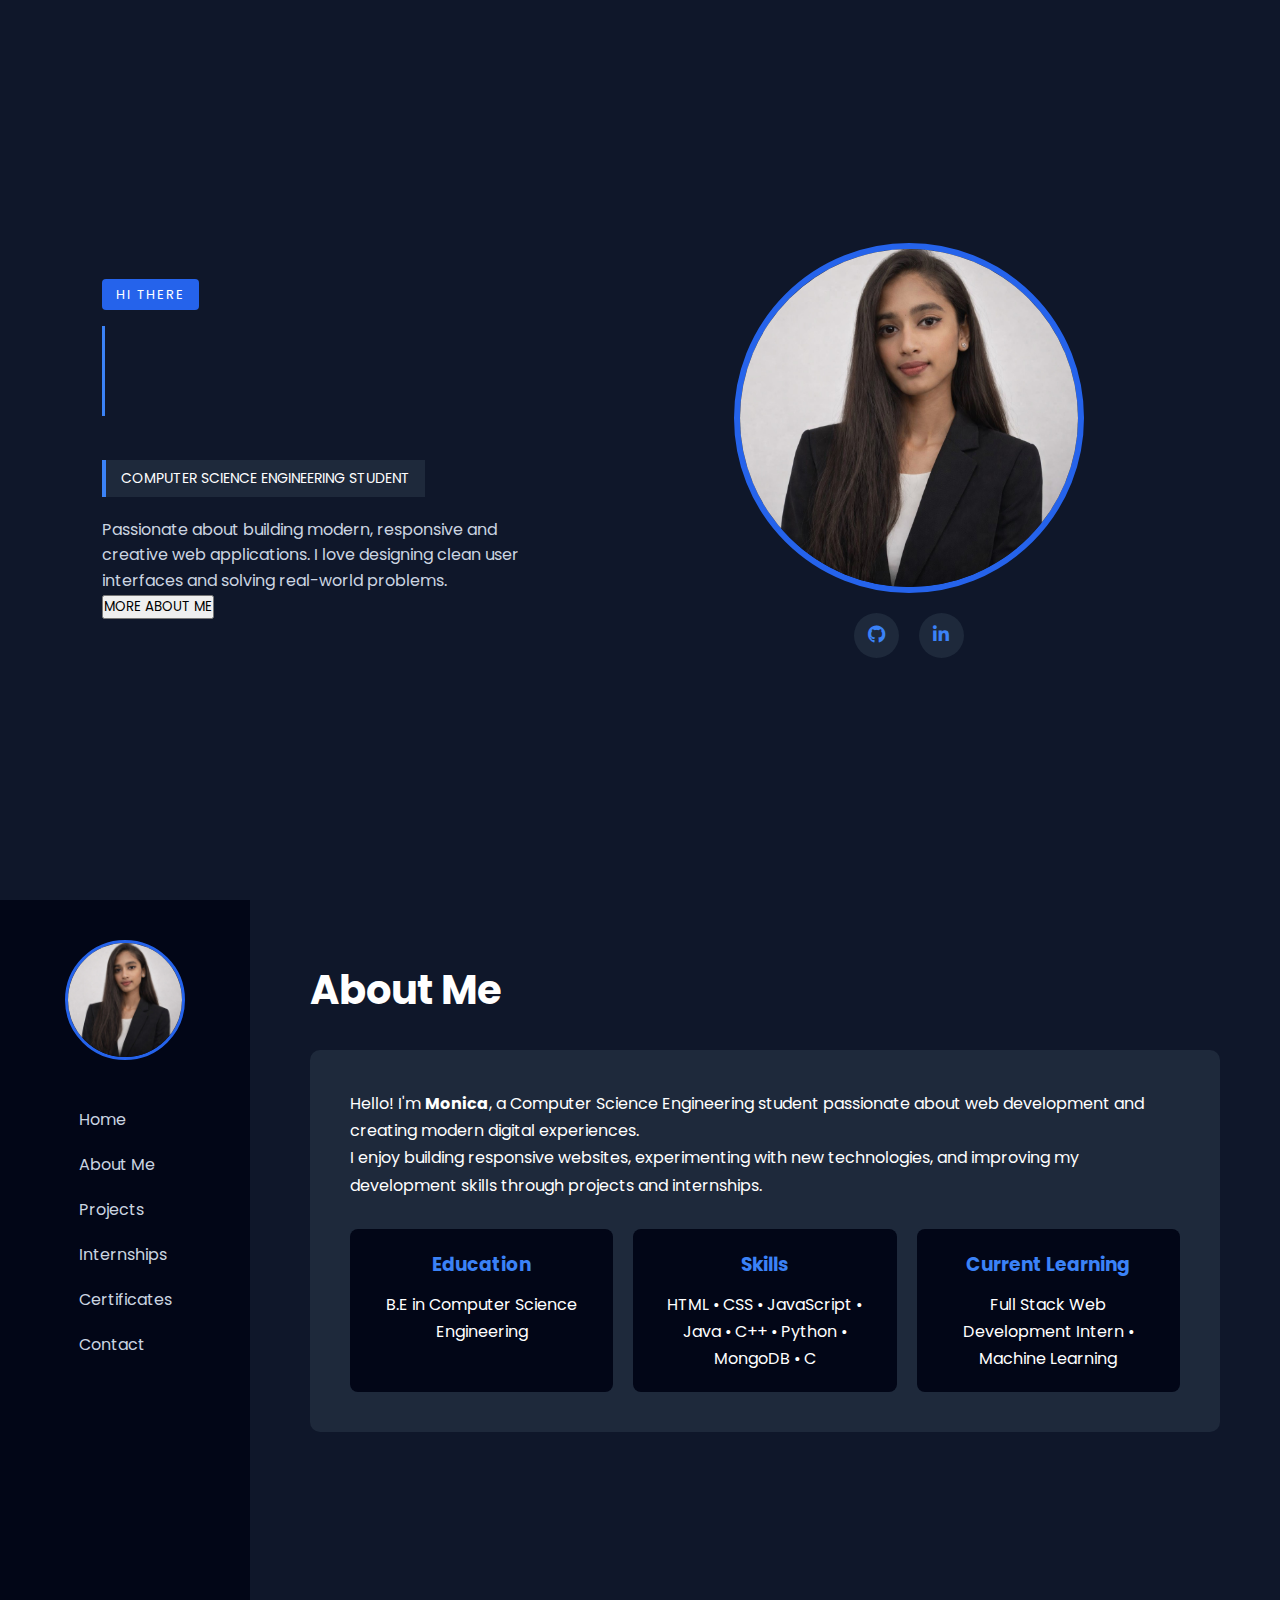
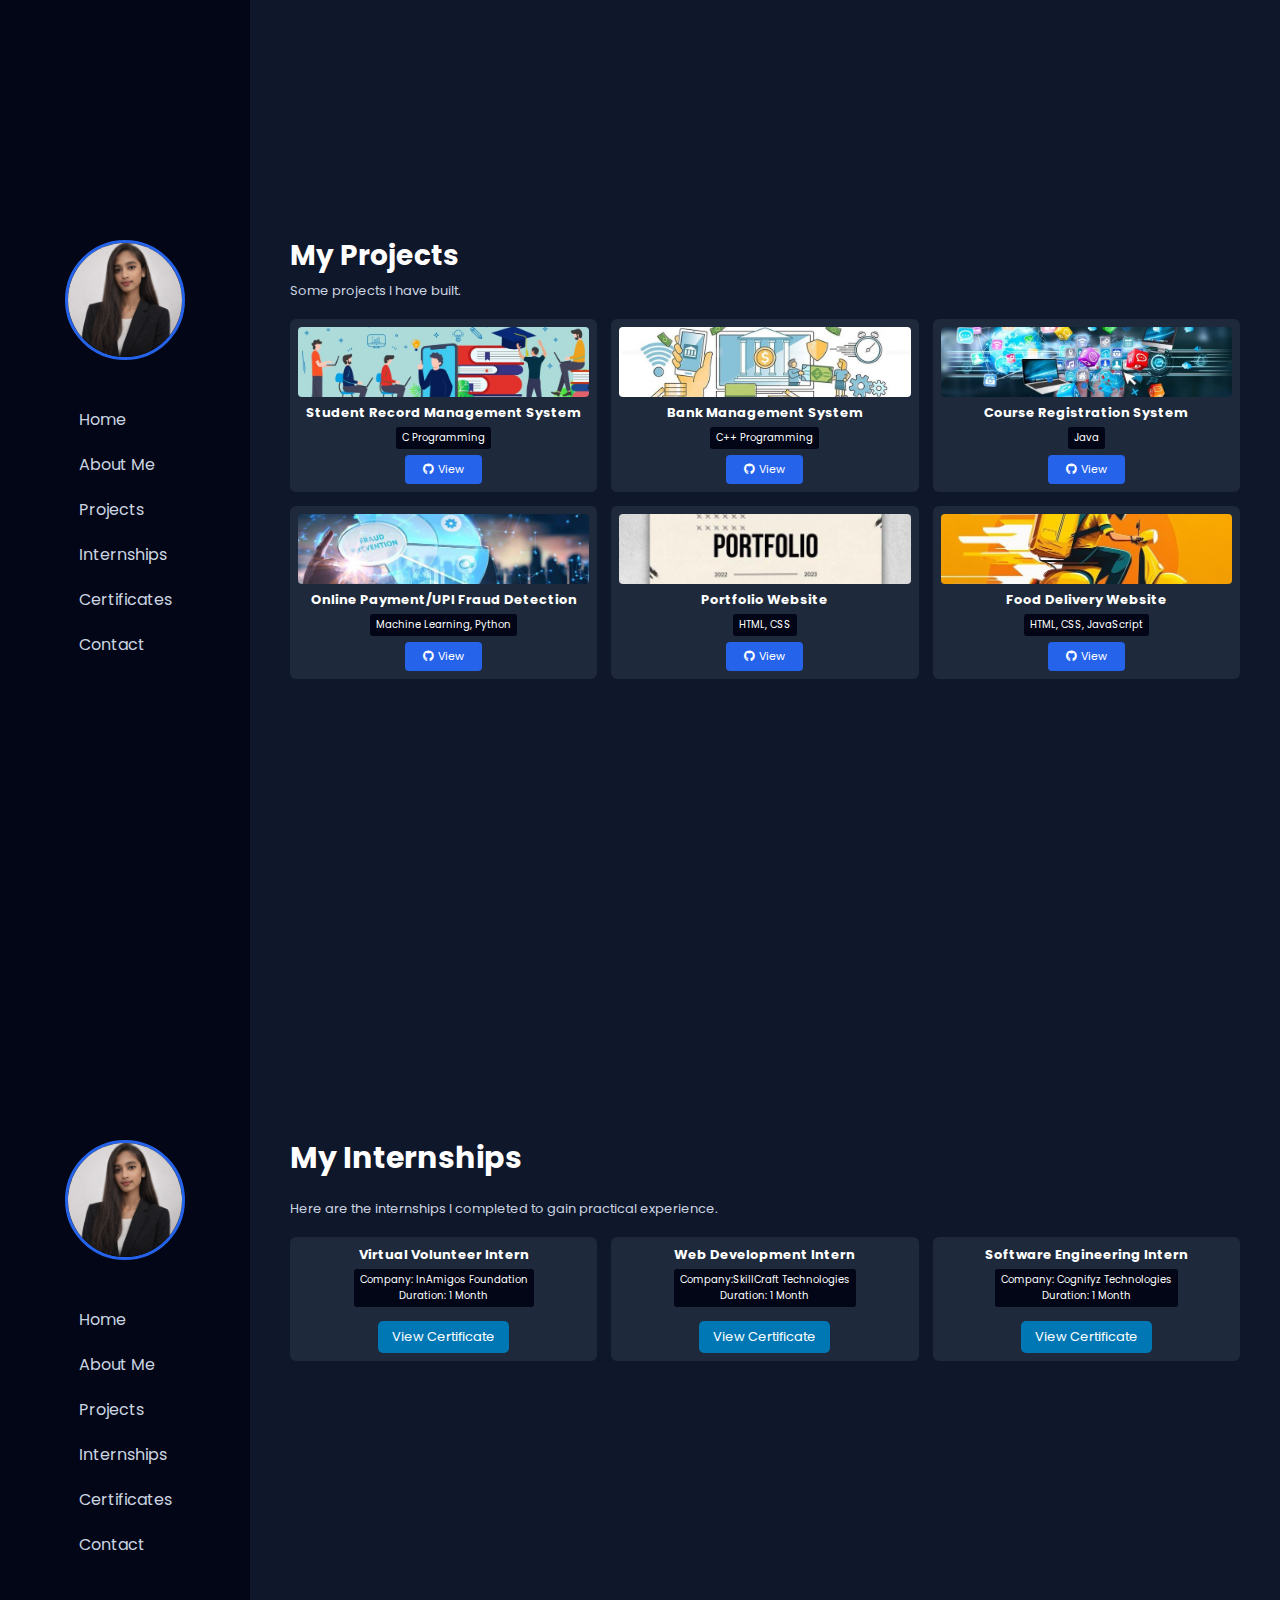
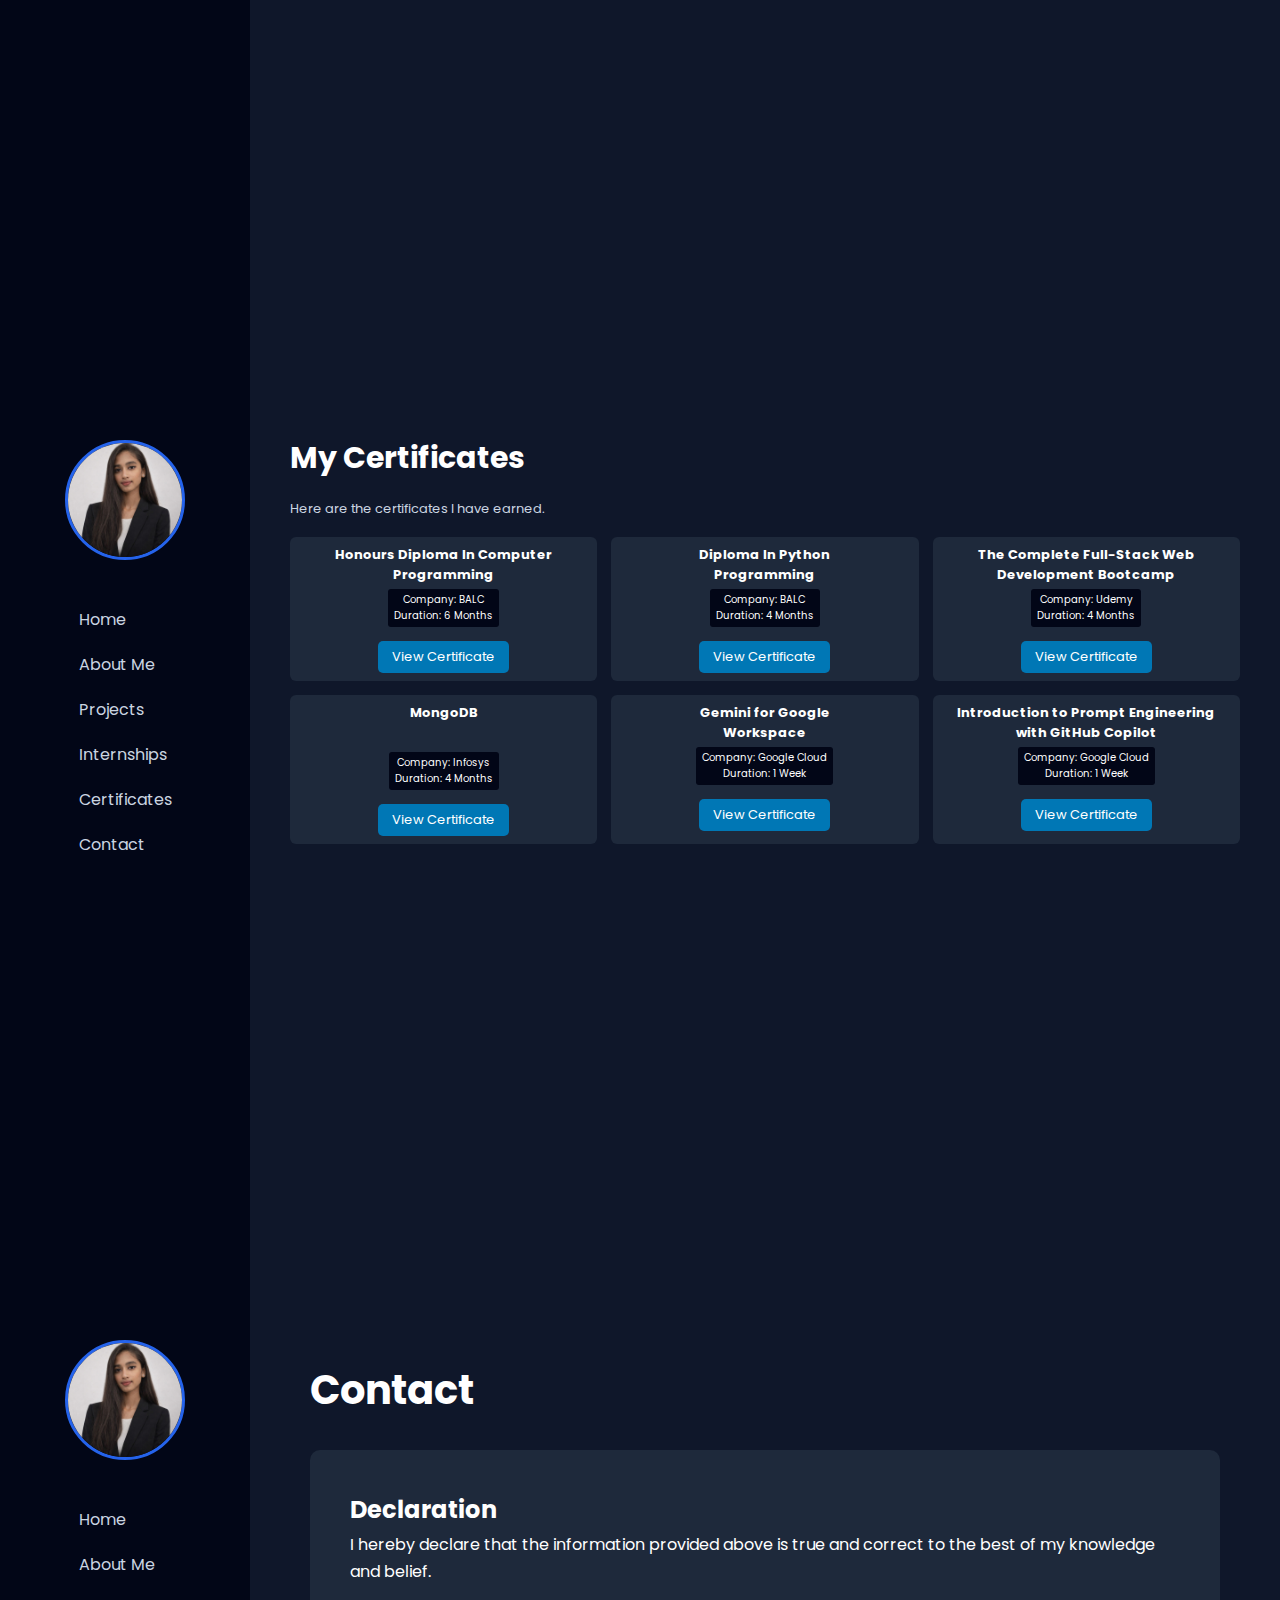
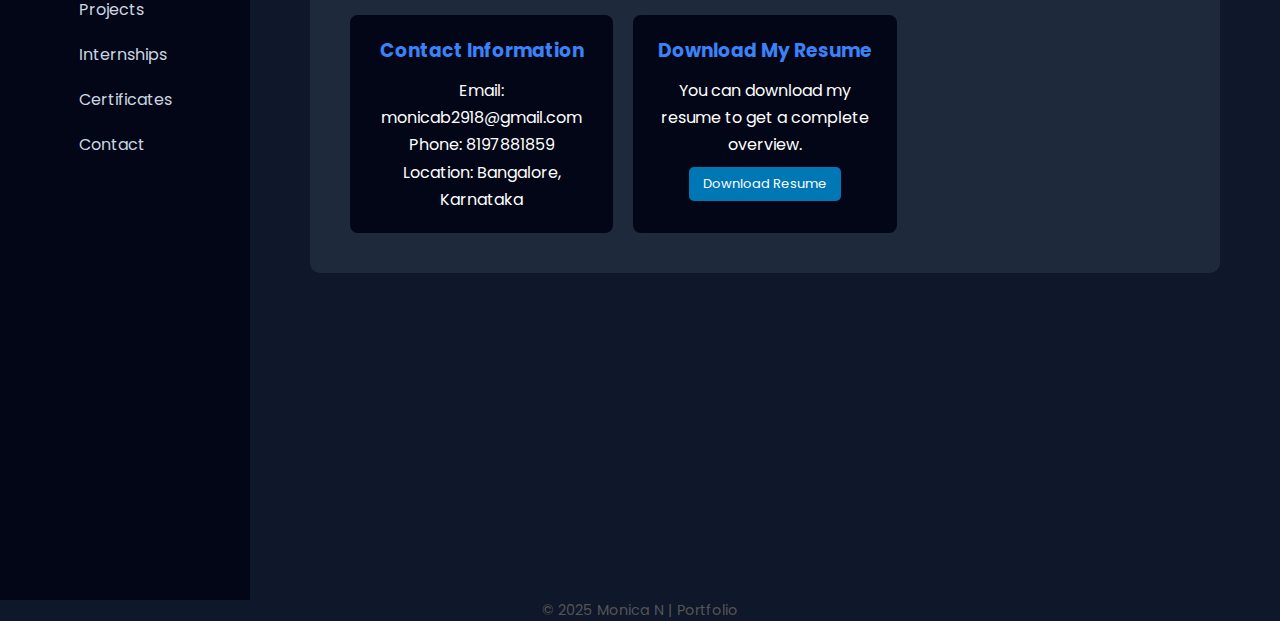
<file: index.html>
<!DOCTYPE html>
<html lang="en">
<head>
    <meta charset="UTF-8">
    <title>Monica | Portfolio</title>
    <meta name="viewport" content="width=device-width, initial-scale=1.0">

    <!-- Google Font -->
    <link href="https://fonts.googleapis.com/css2?family=Poppins:wght@400;600;800&display=swap" rel="stylesheet">

    <!-- Font Awesome -->
    <link rel="stylesheet" href="https://cdnjs.cloudflare.com/ajax/libs/font-awesome/6.5.0/css/all.min.css">

    <style>
        *{
            margin:0;
            padding:0;
            box-sizing:border-box;
            font-family:'Poppins',sans-serif;
        }

        body{
            background:#0f172a;
            color:white;
        }

        .hero{
            height:100vh;
            display:flex;
            justify-content:space-between;
            align-items:center;
            padding:0 8%;
        }

        /* LEFT SIDE */
        .left-content{
            width:50%;
        }

        .tag{
            background:#2563eb;
            padding:6px 14px;
            font-size:13px;
            letter-spacing:2px;
            border-radius:4px;
        }

        .main-heading{
            font-size:60px;
            font-weight:800;
            margin-top:20px;
        }

        /* Typing Effect */
        .typing{
            display:inline-block;
            overflow:hidden;
            white-space:nowrap;
            border-right:3px solid #3b82f6;
            width:0;
            animation:typing 2s steps(10) forwards, blink 0.8s infinite;
        }

        @keyframes typing{
            from{ width:0 }
            to{ width:10ch }
        }

        @keyframes blink{
            50%{ border-color:transparent }
        }

        .role-box{
            background:#1e293b;
            display:inline-block;
            padding:8px 15px;
            margin:20px 0;
            border-left:4px solid #3b82f6;
            font-size:14px;
        }

        .left-content p{
            max-width:450px;
            color:#cbd5e1;
            line-height:1.6;
        }

        .main-btn{
            margin-top:25px;
            padding:12px 25px;
            border:none;
            background:#2563eb;
            color:white;
            cursor:pointer;
            font-weight:600;
            transition:0.3s;
        }

        .main-btn:hover{
            background:#1d4ed8;
            transform:translateY(-3px);
        }

        /* RIGHT SIDE */
        .right-content{
            width:50%;
            display:flex;
            flex-direction:column;
            align-items:center;
        }

        .circle-wrapper{
            width:350px;
            height:350px;
            border-radius:50%;
            overflow:hidden;
            border:6px solid #2563eb;
        }

        .circle-wrapper img{
            width:100%;
            height:100%;
            object-fit:cover;
        }

        /* Social icons BELOW image */
        .social-icons{
            margin-top:20px;
            display:flex;
            gap:20px;
        }

        .social-icons a{
            width:45px;
            height:45px;
            background:#1e293b;
            color:#3b82f6;
            display:flex;
            justify-content:center;
            align-items:center;
            border-radius:50%;
            font-size:18px;
            transition:0.3s;
            text-decoration:none;
        }

        .social-icons a:hover{
            background:#2563eb;
            color:white;
            transform:translateY(-5px);
        }

        /* ABOUT PAGE */

.about-page{
    min-height:100vh;
    display:flex;
    background:#0f172a;
    color:white;
}

/* LEFT MENU */

.about-left{
    width:250px;
    background:#020617;
    display:flex;
    flex-direction:column;
    align-items:center;
    padding-top:40px;
}

.profile-box img{
    width:120px;
    height:120px;
    border-radius:50%;
    border:3px solid #2563eb;
}

/* MENU */

.side-menu{
    margin-top:40px;
    display:flex;
    flex-direction:column;
    gap:20px;
}

.side-menu a{
    color:#cbd5e1;
    text-decoration:none;
    font-size:16px;
    transition:0.3s;
}

.side-menu a:hover{
    color:#3b82f6;
}

/* RIGHT CONTENT */

.about-right{
    flex:1;
    padding:60px;
}

/* TITLE */

.section-title{
    font-size:40px;
    margin-bottom:30px;
}

/* CARD */

.about-card{
    background:#1e293b;
    padding:40px;
    border-radius:10px;
    line-height:1.7;
}

/* INFO GRID */

.about-info{
    margin-top:30px;
    display:grid;
    grid-template-columns:repeat(3,1fr);
    gap:20px;
}

.info-box{
    background:#020617;
    padding:20px;
    border-radius:8px;
}

.info-box h3{
    color:#3b82f6;
    margin-bottom:10px;
}

/* PROJECTS SECTION */

/* PROJECT PAGE */

.projects-page{
display:flex;
min-height:100vh;
background:#0f172a;
color:white;
}

/* RIGHT SIDE */

.projects-right{
flex:1;
padding:35px 40px;
}

/* TITLE */

.projects-title{
font-size:28px;
margin-bottom:4px;
}

.projects-sub{
font-size:13px;
color:#cbd5e1;
margin-bottom:18px;
}

/* GRID */

.projects-grid{
display:grid;
grid-template-columns:repeat(3,1fr);
gap:14px;
}

/* SMALL CARD */

.project-card{
background:#1e293b;
border-radius:6px;
padding:8px;
display:flex;
flex-direction:column;
align-items:center;
text-align:center;
transition:0.3s;
}

.project-card:hover{
transform:translateY(-5px);
}

/* SMALL IMAGE */

.project-card img{
width:100%;
height:70px;
object-fit:cover;
border-radius:4px;
margin-bottom:6px;
}

/* PROJECT NAME */

.project-card h4{
font-size:13px;
margin-bottom:4px;
}

/* TECH BOX */

.tech{
background:#020617;
padding:3px 6px;
font-size:10px;
border-radius:3px;
margin-bottom:6px;
}

/* GITHUB BUTTON */

.github-btn{
text-decoration:none;
background:#2563eb;
color:white;
padding:6px 18px;
font-size:11px;
border-radius:4px;
display:flex;
align-items:center;
gap:4px;
}

.github-btn:hover{
background:#1d4ed8;
}

.projects-container{
display:flex;
flex-wrap:wrap;
gap:25px;
}

.project-box{
width:220px;
background:#fff;
padding:15px;
border-radius:10px;
box-shadow:0 4px 10px rgba(0,0,0,0.1);
text-align:center;
}

.project-box img{
width:100%;
height:140px;
object-fit:cover;
border-radius:6px;
margin-bottom:10px;
}

.project-box h3{
font-size:18px;
margin-bottom:5px;
}

.small-text{
font-size:13px;
color:#555;
margin:2px 0;
}

.btn{
display:inline-block;
margin-top:8px;
padding:6px 14px;
background:#0077b5;
color:white;
text-decoration:none;
border-radius:5px;
font-size:13px;
}

.btn:hover{
background:#005582;
}

/* INTERNSHIPS SECTION */

.internships-page{
    display: flex;
    min-height: 100vh;
    background: #0f172a;
    color: white;
}

/* RIGHT SIDE */

.internships-right{
    flex: 1;
    padding: 35px 40px;
}

.internships-title{
    font-size: 30px;
    margin-bottom:18px ;
}

.internships-sub{
    font-size: 13px;
    color: #cbd5e1;
    margin-bottom: 18px;
}
/* GRID */
.internships-grid{
    display: grid;
    grid-template-columns: repeat(3,1fr);
    gap: 14px;
}

.internship-card{
    background: #1e293b;
    border-radius: 6px;
    padding: 8px;
    display: flex;
    flex-direction: column;
    align-items: center;
    text-align: center;
    transition: 0.3s;
}

.internship-card:hover{
    transform: translateY(-5px);
}

.internship-card h4{
    font-size: 13px;
    margin-bottom: 4px;
}

.tech{
    background: #020617;
    padding: 3px 6px;
    font-size: 10px;
    border-radius: 3px;
    margin-bottom: 6px;
}

.internships-container{
    display: flex;
    flex-wrap: wrap;
    gap: 25px;
}

.internships-box{
    width: 220px;
    background: #fff;
    padding: 15px;
    border-radius: 10px;
    box-shadow: 0 4px 10px rgba(0,0,0,0.1);
    text-align: center;
}

.internships-box h3{
    font-size: 18px;
    margin-bottom: 5px;
}

.small-text{
    font-size: 13px;
    color: #555;
    margin: 2px 0;
}

.btn{
    display: inline-block;
    margin-top: 8px;
    padding: 6px 14px;
    background: #0077b5;
    color: white;
    text-decoration: none;
    border-radius: 5px;
    font-size: 13px;
}

.btn:hover{
    background: #005582;
}

/* CERTIFICATES PAGE */

.certificates-page{
    display: flex;
    min-height: 100vh;
    background: #0f172a;
    color: white;
}

/* RIGHT SIDE */

.certificates-right{
    flex: 1;
    padding: 35px 40px;
}

.certificates-title{
    font-size: 30px;
    margin-bottom:18px ;
}

.certificates-sub{
    font-size: 13px;
    color: #cbd5e1;
    margin-bottom: 18px;
}
/* GRID */
.certificates-grid{
    display: grid;
    grid-template-columns: repeat(3,1fr);
    gap: 14px;
}

.certificates-card{
    background: #1e293b;
    border-radius: 6px;
    padding: 8px;
    display: flex;
    flex-direction: column;
    align-items: center;
    text-align: center;
    transition: 0.3s;
}

.certificates-card:hover{
    transform: translateY(-5px);
}

.certificates-card h4{
    font-size: 13px;
    margin-bottom: 4px;
}

.tech{
    background: #020617;
    padding: 3px 6px;
    font-size: 10px;
    border-radius: 3px;
    margin-bottom: 6px;
}

.certificates-container{
    display: flex;
    flex-wrap: wrap;
    gap: 25px;
}

.certificates-box{
    width: 220px;
    background: #fff;
    padding: 15px;
    border-radius: 10px;
    box-shadow: 0 4px 10px rgba(0,0,0,0.1);
    text-align: center;
}

.certificates-box h3{
    font-size: 18px;
    margin-bottom: 5px;
}

.small-text{
    font-size: 13px;
    color: #555;
    margin: 2px 0;
}

.btn{
    display: inline-block;
    margin-top: 8px;
    padding: 6px 14px;
    background: #0077b5;
    color: white;
    text-decoration: none;
    border-radius: 5px;
    font-size: 13px;
}

.btn:hover{
    background: #005582;
}

/*Contact Page*/

.about-right{
    flex:1;
    padding:60px;
}

/* TITLE */

.section-title{
    font-size:40px;
    margin-bottom:30px;
}

/* CARD */

.about-card{
    background:#1e293b;
    padding:40px;
    border-radius:10px;
    line-height:1.7;
}

.about-info{
    margin-top:30px;
    display:grid;
    grid-template-columns:repeat(3,1fr);
    gap:20px;
}

.info-box{
    background:#020617;
    padding:20px;
    border-radius:8px;
    text-align: center;
}

.info-box h3{
    color:#3b82f6;
    margin-bottom:10px;
}


footer {
    text-align: center;
  padding: 0rem;
  color: #555;
  font-size: 0.9rem;
}


    </style>
</head>

<body>

<section class="hero">

    <!-- LEFT -->
    <div class="left-content">

        <span class="tag">HI THERE</span>

        <h1 class="main-heading">
            <span class="typing">I'M MONICA</span>
        </h1>

        <div class="role-box">
            COMPUTER SCIENCE ENGINEERING STUDENT
        </div>

        <p>
            Passionate about building modern, responsive and creative web applications.
            I love designing clean user interfaces and solving real-world problems.
        </p>

        <button onclick="document.getElementById('about-page').scrollIntoView({behavior:'smooth'})">
MORE ABOUT ME
</button>

    </div>

    <!-- RIGHT -->
    <div class="right-content">

        <div class="circle-wrapper">
            <img src="images/profile.jpeg" alt="Monica">
        </div>

        <!-- Icons BELOW image -->
        <div class="social-icons">
            <a href="https://github.com/monicab2918-dev" target="_blank">
                <i class="fab fa-github"></i>
            </a>

            <a href="https://www.linkedin.com/in/monica-n-844b0a2b3/?lipi=urn%3Ali%3Apage%3Ad_flagship3_notifications%3BfYOIEsXEQIKlDdGzNypfMg%3D%3D" target="_blank">
                <i class="fab fa-linkedin-in"></i>
            </a>
        </div>

    </div>

</section>

<section id="about-page" class="about-page">

    <!-- LEFT SIDE MENU -->
    <div class="about-left">

        <div class="profile-box">
            <img src="images/profile.jpeg" alt="Monica">
        </div>

        <nav class="side-menu">
            <a href="index.html">Home</a>
            <a href="#about-page">About Me</a>
            <a href="#projects">Projects</a>
            <a href="#internships">Internships</a>
            <a href="#certificates">Certificates</a>
            <a href="#contact">Contact</a>
        </nav>

    </div>


    <!-- RIGHT CONTENT -->
    <div class="about-right">

        <h2 class="section-title">About Me</h2>

        <div class="about-card">

            <p>
                Hello! I'm <b>Monica</b>, a Computer Science Engineering student
                passionate about web development and creating modern digital
                experiences.
            </p>

            <p>
                I enjoy building responsive websites, experimenting with new
                technologies, and improving my development skills through
                projects and internships.
            </p>

            <div class="about-info">

                <div class="info-box">
                    <h3>Education</h3>
                    <p>B.E in Computer Science Engineering</p>
                </div>

                <div class="info-box">
                    <h3>Skills</h3>
                    <p>HTML • CSS • JavaScript • Java • C++ • Python • MongoDB • C</p>
                </div>

                <div class="info-box">
                    <h3>Current Learning</h3>
                    <p>Full Stack Web Development Intern • Machine Learning</p>
                </div>

            </div>

        </div>

    </div>

</section>

<section id="projects" class="projects-page">

<!-- LEFT SIDE (same sidebar) -->
<div class="about-left">

    <div class="profile-box">
        <img src="images/profile.jpeg" alt="Monica">
    </div>

    <nav class="side-menu">
        <a href="index.html">Home</a>
        <a href="#about-page">About Me</a>
        <a href="#projects">Projects</a>
        <a href="#internships">Internships</a>
        <a href="#certificates">Certificates</a>
        <a href="#contact">Contact</a>
    </nav>

</div>


<!-- RIGHT SIDE -->
<div class="projects-right">

<h2 class="projects-title">My Projects</h2>

<p class="projects-sub">Some projects I have built.</p>

<div class="projects-grid">


<!-- Project 1 -->
<div class="project-card">

<img src="images/project1.jpeg">

<h4>Student Record Management System</h4>

<div class="tech">C Programming</div>

<a href="https://github.com/monicab2918-dev/student-record-management-system" class="github-btn">
<i class="fab fa-github"></i> View
</a>

</div>


<!-- Project 2 -->
<div class="project-card">

<img src="images/project2.jpeg">

<h4>Bank Management System</h4>

<div class="tech">C++ Programming</div>

<a href="https://github.com/monicab2918-dev/bank-management-system" class="github-btn">
<i class="fab fa-github"></i> View
</a>

</div>


<!-- Project 3 -->
<div class="project-card">

<img src="images/project3.jpeg">

<h4>Course Registration System</h4>

<div class="tech">Java</div>

<a href="https://github.com/monicab2918-dev/course-registration-website" class="github-btn">
<i class="fab fa-github"></i> View
</a>

</div>


<!-- Project 4 -->
<div class="project-card">

<img src="images/project4.jpeg">

<h4>Online Payment/UPI Fraud Detection</h4>

<div class="tech">Machine Learning, Python</div>

<a href="https://github.com/monicab2918-dev/sentinel-shield-51be1047" class="github-btn">
<i class="fab fa-github"></i> View
</a>

</div>


<!-- Project 5 -->
<div class="project-card">

<img src="images/project5.jpeg">

<h4>Portfolio Website</h4>

<div class="tech">HTML, CSS</div>

<a href="https://github.com/monicab2918-dev/portfolio-website" class="github-btn">
<i class="fab fa-github"></i> View
</a>

</div>


<!-- Project 6 -->
<div class="project-card">

<img src="images/project6.jpeg">

<h4>Food Delivery Website</h4>

<div class="tech">HTML, CSS, JavaScript</div>

<a href="https://github.com/monicab2918-dev/food-delivery-app" class="github-btn">
<i class="fab fa-github"></i> View
</a>

</div>


</div>
</div>

</section>

<section id="internships" class="internships-page">

<div class="about-left">

  <div class="profile-box">
        <img src="images/profile.jpeg" alt="Monica">
    </div>

  <ul class="side-menu">
    <a href="index.html">Home</a>
    <a href="#about-page">About Me</a>
    <a href="#projects">Projects</a>
    <a href="#internships">Internships</a>
    <a href="#certificates">Certificates</a>
    <a href="#contact">Contact</a>
  </ul>
</div>


<div class="internships-right">

<h2 class="internships-title">My Internships</h2>

<p class="internships-sub">Here are the internships I completed to gain practical experience.</p>

<div class="internships-grid">


<!-- Internship 1 -->

<div class="internship-card">
<h4>Virtual Volunteer Intern</h4>
<div class="tech">Company: InAmigos Foundation<br> Duration: 1 Month</div>
<a href="certificates/internship3.pdf" class="btn">View Certificate</a>
</div>

<div class="internship-card">
<h4>Web Development Intern</h4>
<div class="tech">Company:SkillCraft Technologies<br> Duration: 1 Month</div>
<a href="certificates/internship1.pdf" class="btn" >View Certificate </a>
</div>

<div class="internship-card">
<h4>Software Engineering Intern</h4>
<div class="tech">Company: Cognifyz Technologies<br> Duration: 1 Month</div>
<a href="certificates/internship2.pdf" class="btn">View Certificate</a>
</div>

</div>
</div>
</section>

<section id="certificates" class="certificates-page">
<div class="about-left">
  <div class="profile-box">
        <img src="images/profile.jpeg" alt="Monica">
    </div>

  <ul class="side-menu">
    <a href="index.html">Home</a>
    <a href="#about-page">About Me</a>
    <a href="#projects">Projects</a>
    <a href="#internships">Internships</a>
    <a href="#certificates">Certificates</a>
    <a href="#contact">Contact</a>
  </ul>
</div>


<div class="certificates-right">
<h2 class="certificates-title">My Certificates</h2>
<p class="certificates-sub">Here are the certificates I have earned.</p>
<div class="certificates-grid">


<div class="certificates-card">
<h4>Honours Diploma In Computer Programming</h4>
<div class="tech">Company: BALC<br> Duration: 6 Months</div>
<a href="certificates/course1.pdf" class="btn">View Certificate</a>
</div>

<div class="certificates-card">
<h4>Diploma In Python <br>Programming</h4>
<div class="tech">Company: BALC<br> Duration: 4 Months</div>
<a href="certificates/course2.pdf" class="btn">View Certificate</a>
</div>

<div class="certificates-card">
<h4>The Complete Full-Stack Web Development Bootcamp</h4>
<div class="tech">Company: Udemy<br> Duration: 4 Months</div>
<a href="certificates/course3.pdf" class="btn">View Certificate</a>
</div>

<div class="certificates-card">
<h4>MongoDB</h4><br>
<div class="tech">Company: Infosys <br> Duration: 4 Months</div>
<a href="certificates/course6.pdf" class="btn">View Certificate</a>
</div>

<div class="certificates-card">
<h4>Gemini for Google <br>Workspace</h4>
<div class="tech">Company: Google Cloud <br> Duration:  1 Week</div>
<a href="certificates/course5.pdf" class="btn">View Certificate</a>
</div>

<div class="certificates-card">
<h4>Introduction to Prompt Engineering with GitHub Copilot</h4>
<div class="tech">Company: Google Cloud <br> Duration:  1 Week</div>
<a href="certificates/course4.pdf" class="btn">View Certificate</a>
</div>
</div>
</div>
</section>

<section id="contact" class="internships-page">

<div class="about-left">

  <div class="profile-box">
        <img src="images/profile.jpeg" alt="Monica">
    </div>

  <ul class="side-menu">
    <a href="index.html">Home</a>
    <a href="#about-page">About Me</a>
    <a href="#projects">Projects</a>
    <a href="#internships">Internships</a>
    <a href="#certificates">Certificates</a>
    <a href="#contact">Contact</a>
  </ul>
</div>
<div class="about-right">

        <h2 class="section-title">Contact</h2>

        <div class="about-card">

            <h2>Declaration</h2>
        

            <p>
        I hereby declare that the information provided above is true
        and correct to the best of my knowledge and belief.
    </p>

            <div class="about-info">

                <div class="info-box">
                    <h3>Contact Information</h3>
                    <p>Email: monicab2918@gmail.com<br>Phone: 8197881859<br>Location: Bangalore, Karnataka</p>
                </div>

                <div class="info-box">
                    <h3>Download My Resume</h3>

<p>
You can download my resume to get a complete overview.
</p>

<a href="certificates/resume.pdf" class="btn" download>Download Resume</a>
                </div>

            </div>

        </div>

    </div>

</section>

<footer>
  <p>© 2025 Monica N | Portfolio</p>
</footer>

</body>
</html>
</file>
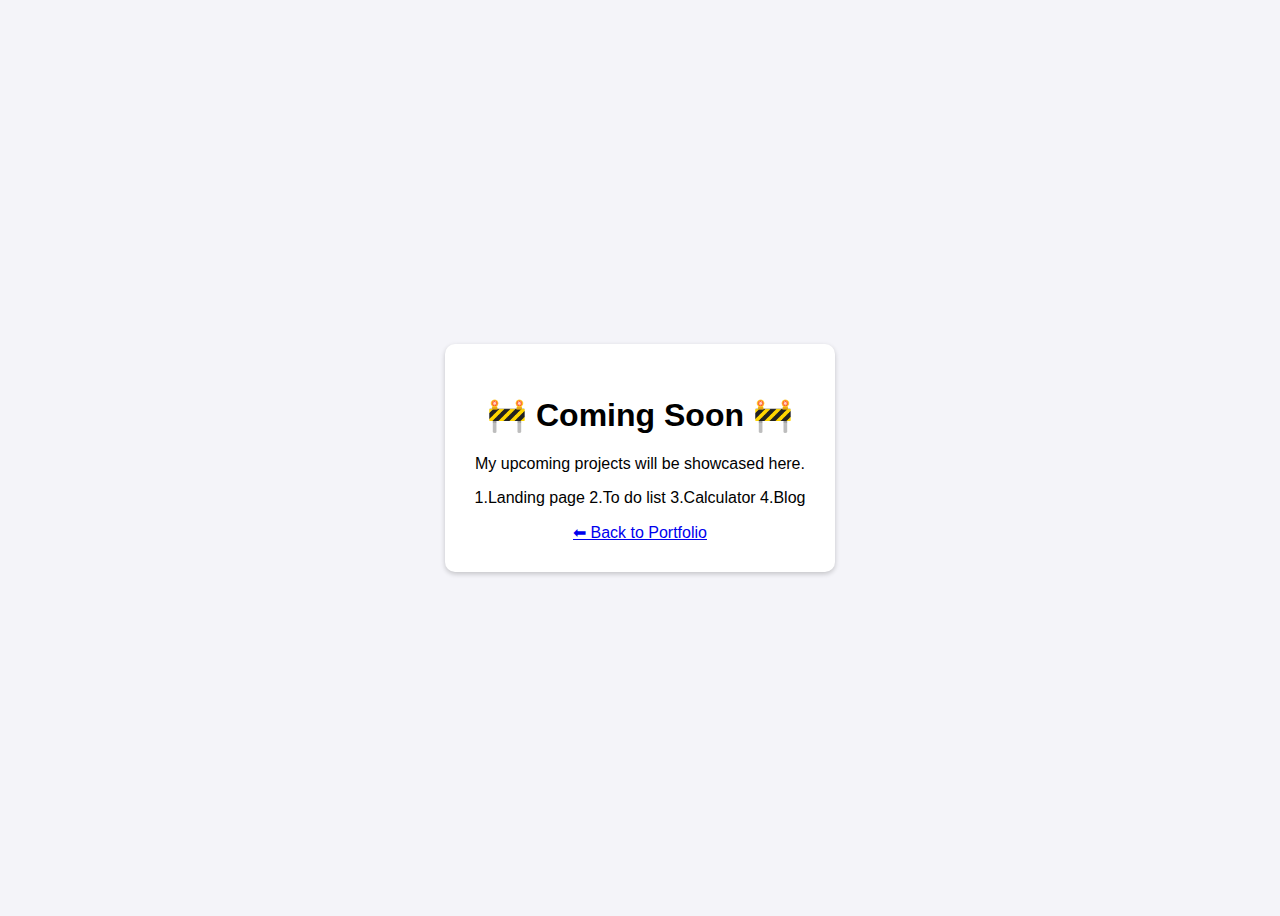
<file: coming-soon.html>
<!DOCTYPE html>
<html lang="en">
<head>
  <meta charset="UTF-8">
  <meta name="viewport" content="width=device-width, initial-scale=1.0">
  <title>Upcoming Projects</title>
  <style>
    body {
      font-family: Arial, sans-serif;
      display: flex;
      justify-content: center;
      align-items: center;
      height: 100vh;
      background: #f4f4f9;
      text-align: center;
    }
    .box {
      background: white;
      padding: 30px;
      border-radius: 10px;
      box-shadow: 0 2px 5px rgba(0,0,0,0.2);
    }
  </style>
</head>
<body>
  <div class="box">
    <h1>🚧 Coming Soon 🚧</h1>
    <p>My upcoming projects will be showcased here.</p>
    <p>1.Landing page
        2.To do list
        3.Calculator
        4.Blog
    </p>
    <a href="index.html">⬅ Back to Portfolio</a>
  </div>
</body>
</html>
</file>
